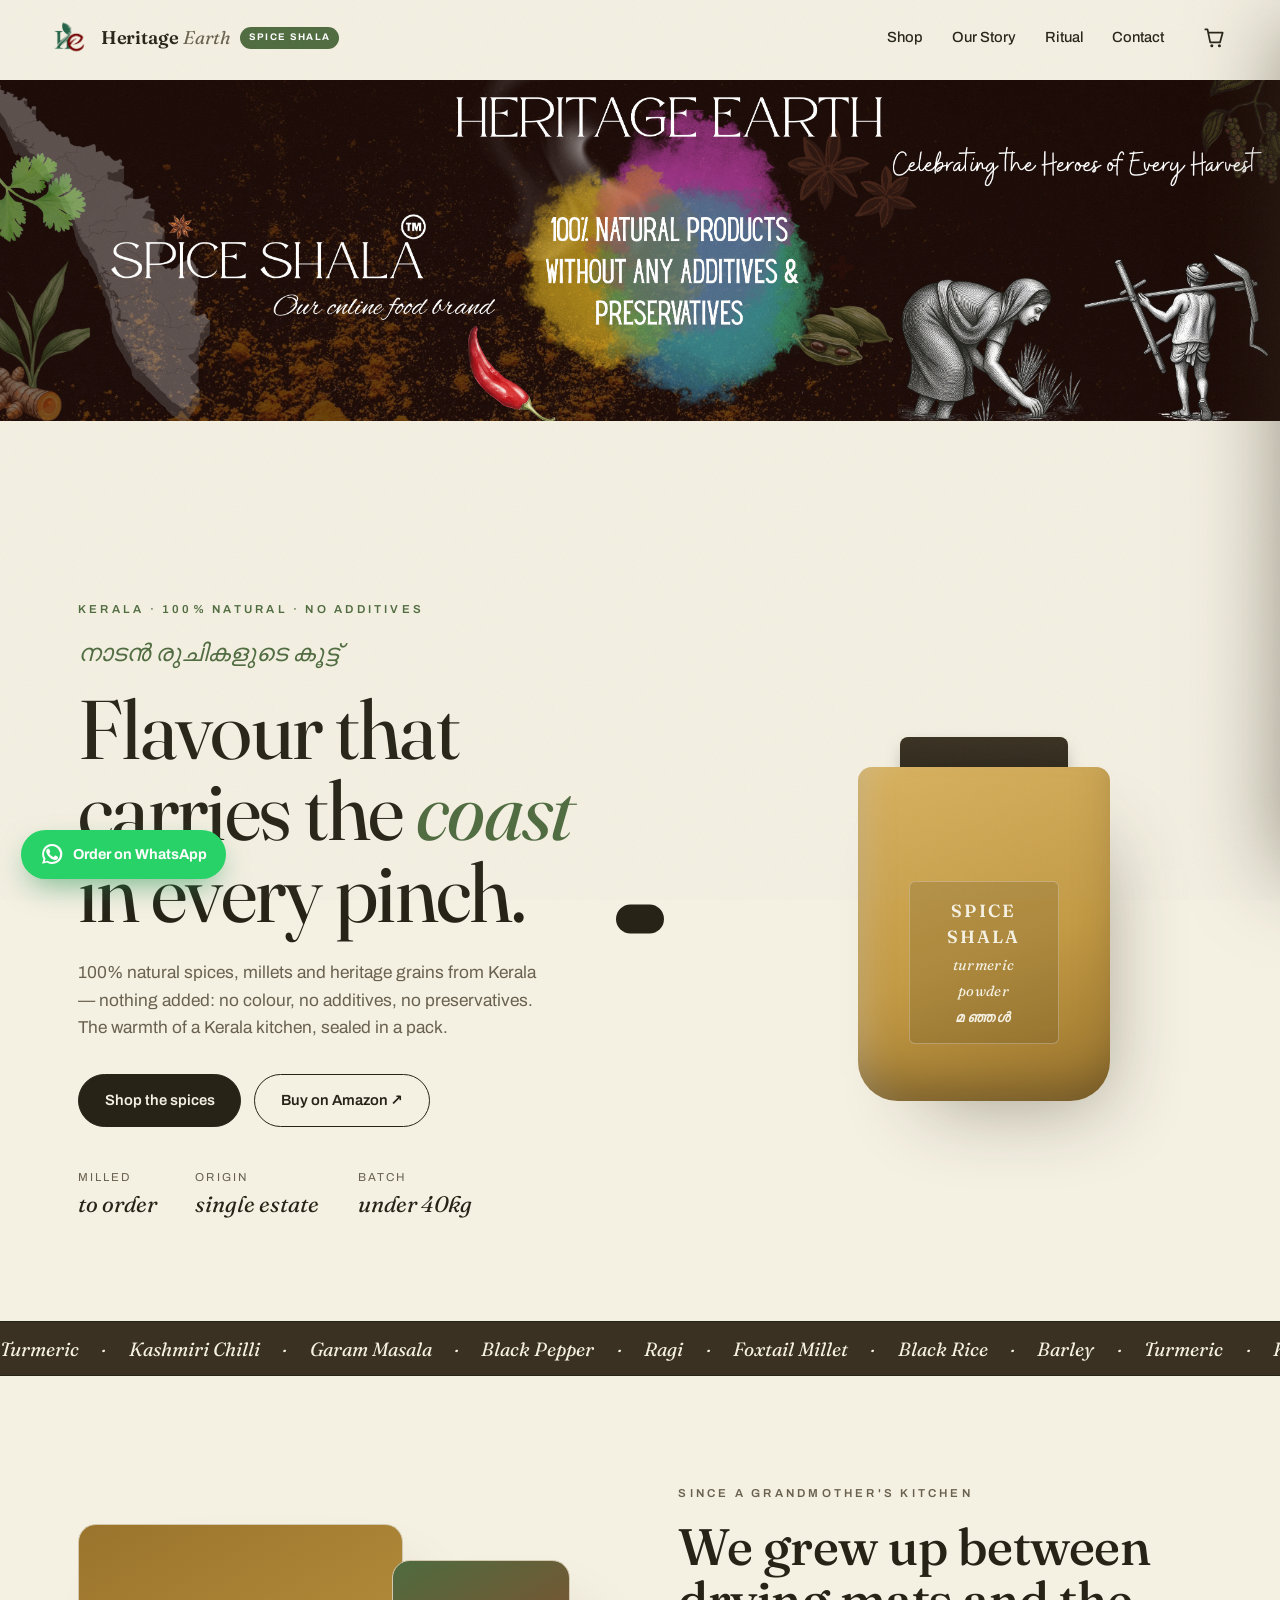
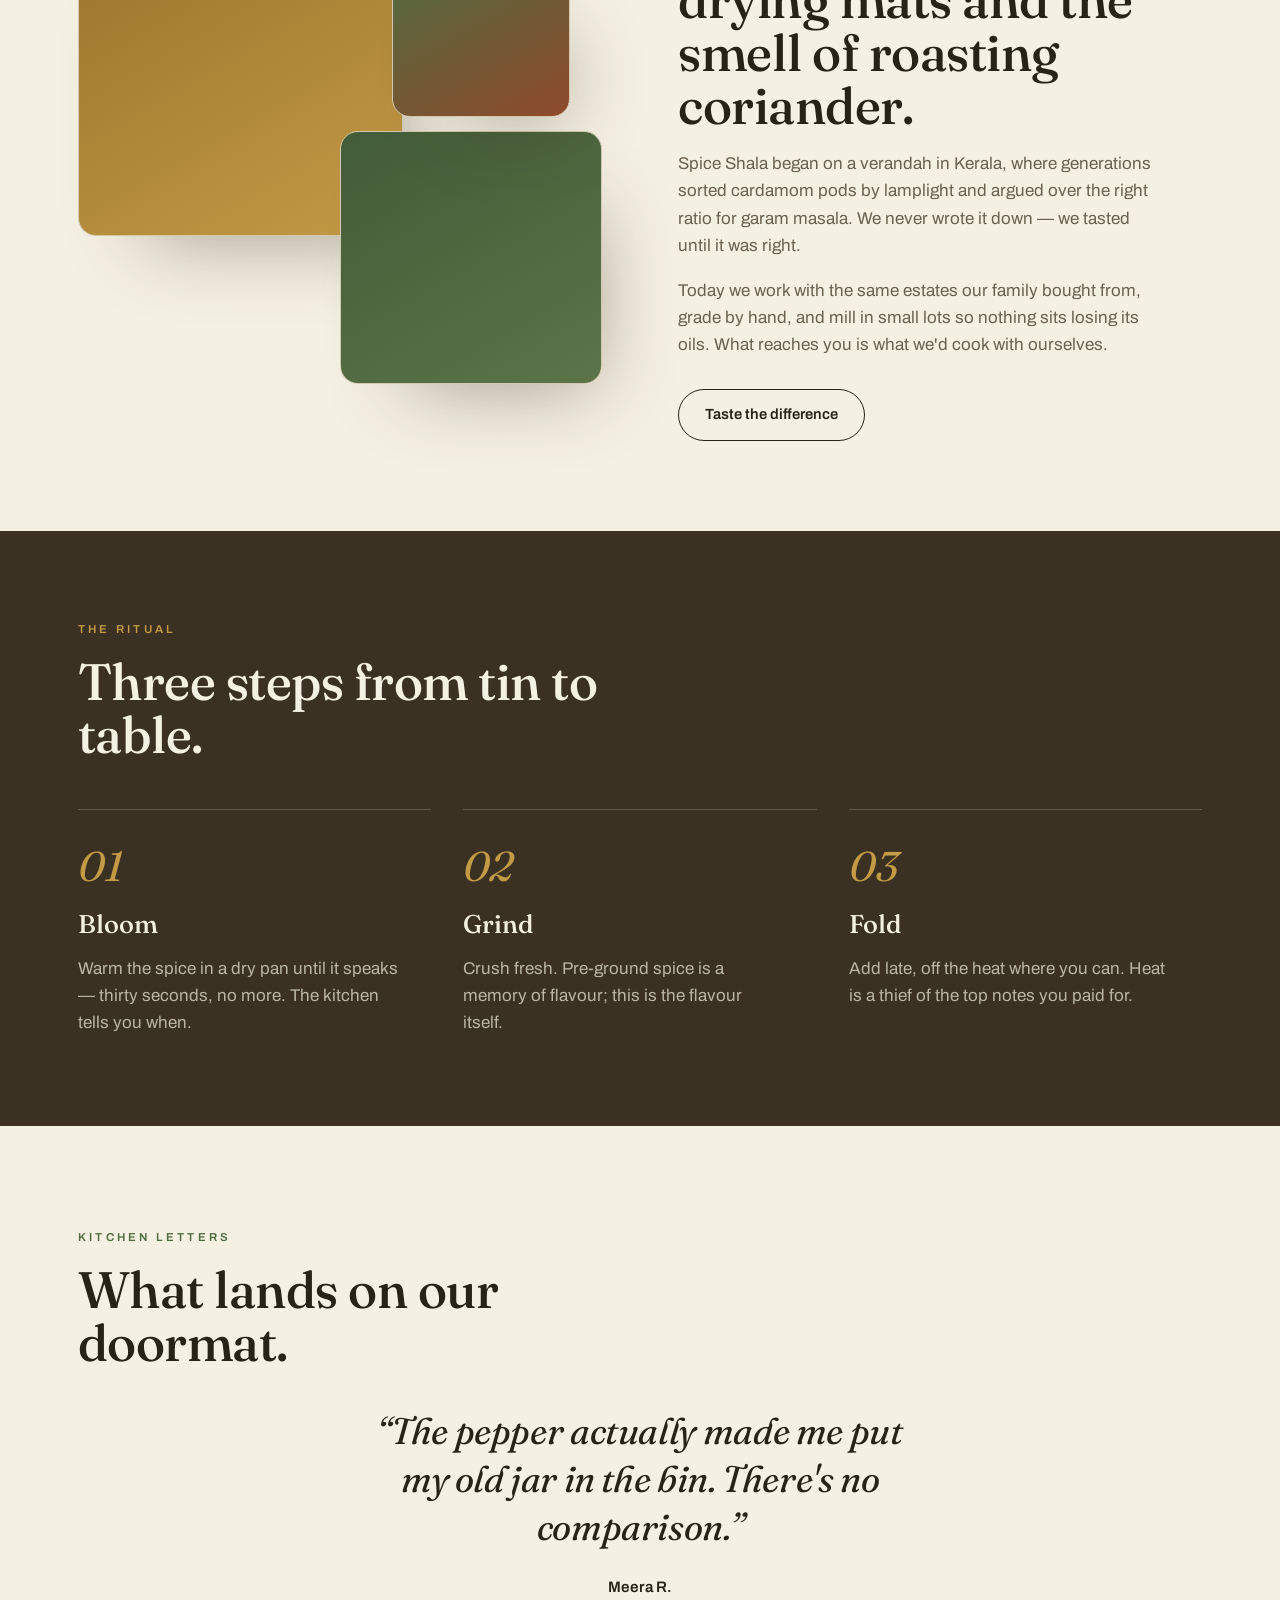
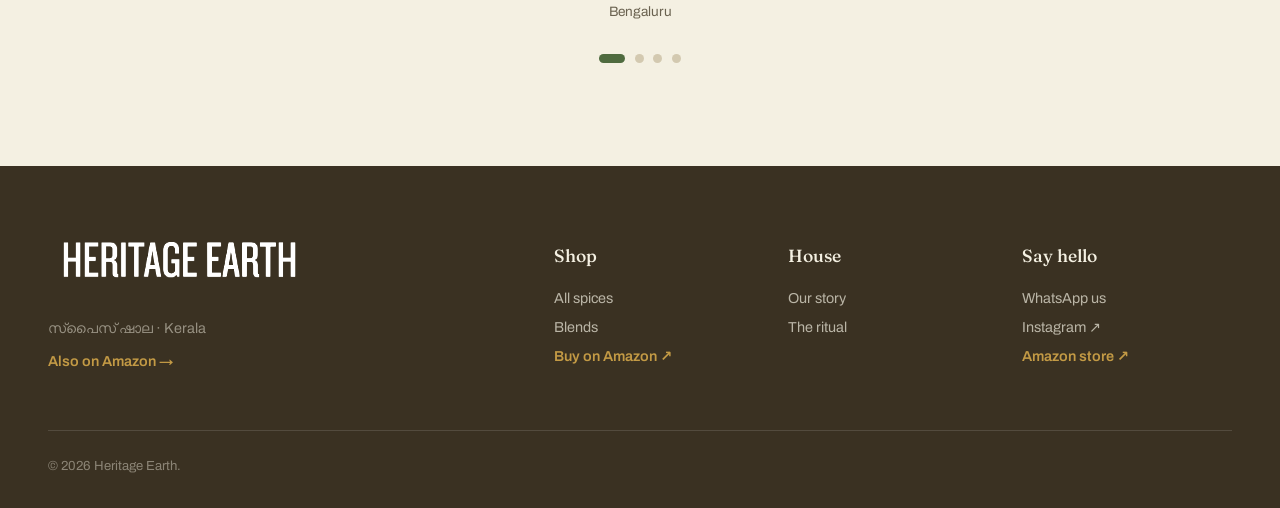
<file: index.html>
<!DOCTYPE html>
<html lang="en">
<head>
<meta charset="UTF-8" />
<meta name="viewport" content="width=device-width, initial-scale=1.0" />
<title>Spice Shala — Kerala Spices · Heritage Earth</title>
<meta name="description" content="Spice Shala, a Heritage Earth brand: small-batch Kerala spices, hand-graded and stone-milled. Cardamom, Malabar pepper, garam masala and more — ground to order." />
<link rel="canonical" href="https://theheritageearth.github.io/" />
<meta name="theme-color" content="#3a3122" />
<link rel="icon" href="assets/logo.png" type="image/png" />
<link rel="apple-touch-icon" href="assets/apple-touch-icon.png" />
<meta property="og:type" content="website" />
<meta property="og:title" content="Spice Shala — Kerala Spices · Heritage Earth" />
<meta property="og:description" content="100% natural Kerala spices, millets and heritage grains — nothing added. Milled to order." />
<meta property="og:url" content="https://theheritageearth.github.io/" />
<meta property="og:image" content="https://theheritageearth.github.io/assets/og-cover.jpg" />
<meta name="twitter:card" content="summary_large_image" />
<meta name="twitter:title" content="Spice Shala — Kerala Spices · Heritage Earth" />
<meta name="twitter:description" content="100% natural Kerala spices, millets and heritage grains — nothing added." />
<meta name="twitter:image" content="https://theheritageearth.github.io/assets/og-cover.jpg" />
<noscript><style>.reveal{opacity:1;transform:none}</style></noscript>
<script type="application/ld+json">
{"@context":"https://schema.org","@type":"Store","name":"Spice Shala","brand":"Heritage Earth","url":"https://theheritageearth.github.io/","image":"https://theheritageearth.github.io/assets/turmeric.jpg","logo":"https://theheritageearth.github.io/assets/favicon.png","description":"Small-batch Kerala spices, millets and heritage grains — 100% natural, milled to order.","telephone":"+917306889276","address":{"@type":"PostalAddress","streetAddress":"Kizhakkambalam","addressLocality":"Ernakulam","addressRegion":"Kerala","postalCode":"683562","addressCountry":"IN"},"sameAs":["https://www.instagram.com/heritageearth_26","https://www.amazon.in/stores/page/A7D6D321-57EE-4AC2-9443-A8E4D26991DD"]}
</script>
<link rel="preconnect" href="https://fonts.googleapis.com" />
<link rel="preconnect" href="https://fonts.gstatic.com" crossorigin />
<link href="https://fonts.googleapis.com/css2?family=Fraunces:ital,opsz,wght@0,9..144,400;0,9..144,500;0,9..144,600;1,9..144,500&family=Archivo:wght@400;500;600;700&display=swap" rel="stylesheet" />
<link rel="stylesheet" href="styles.css?v=5" />
</head>
<body data-page="home">

<main id="top">
  <div class="home-banner">
    <img src="assets/Home%20page.png" width="2000" height="533" alt="Heritage Earth: Celebrating the heroes of every harvest. Spice Shala, our online food brand, offers 100% natural products without additives and preservatives." />
  </div>
  <section class="hero">
    <div class="hero__specks" id="specks" aria-hidden="true"></div>
    <div class="hero__inner">
      <p class="eyebrow reveal">Kerala · 100% natural · no additives</p>
      <p class="hero__ml reveal" lang="ml">നാടൻ രുചികളുടെ കൂട്ട്</p>
      <h1 class="hero__title reveal">
        <span>Flavour that</span>
        <span>carries the <em>coast</em></span>
        <span>in every pinch.</span>
      </h1>
      <p class="hero__lede reveal">100% natural spices, millets and heritage grains from Kerala — nothing added: no colour, no additives, no preservatives. The warmth of a Kerala kitchen, sealed in a pack.</p>
      <div class="hero__cta reveal">
        <a href="shop.html#shop" class="btn btn--solid">Shop the spices</a>
        <a href="https://www.amazon.in/stores/page/A7D6D321-57EE-4AC2-9443-A8E4D26991DD" target="_blank" rel="noopener" class="btn btn--ghost">Buy on Amazon ↗</a>
      </div>
      <dl class="hero__stats reveal">
        <div><dt>Milled</dt><dd>to order</dd></div>
        <div><dt>Origin</dt><dd>single estate</dd></div>
        <div><dt>Batch</dt><dd>under 40kg</dd></div>
      </dl>
    </div>
    <div class="hero__jar reveal" aria-hidden="true">
      <div class="jar">
        <span class="jar__lid"></span>
        <span class="jar__body"></span>
        <span class="jar__label">SPICE SHALA<br><small>turmeric powder</small><span class="jar__ml" lang="ml">മഞ്ഞൾ</span></span>
      </div>
    </div>
  </section>

  <section class="marquee" aria-hidden="true">
    <div class="marquee__track">
      <span>Turmeric</span><span>·</span><span>Kashmiri Chilli</span><span>·</span><span>Garam Masala</span><span>·</span><span>Black Pepper</span><span>·</span><span>Ragi</span><span>·</span><span>Foxtail Millet</span><span>·</span><span>Black Rice</span><span>·</span><span>Barley</span><span>·</span>
      <span>Turmeric</span><span>·</span><span>Kashmiri Chilli</span><span>·</span><span>Garam Masala</span><span>·</span><span>Black Pepper</span><span>·</span><span>Ragi</span><span>·</span><span>Foxtail Millet</span><span>·</span><span>Black Rice</span><span>·</span><span>Barley</span><span>·</span>
    </div>
  </section>

  <section class="story" id="story">
    <div class="story__art reveal" aria-hidden="true">
      <div class="story__tile t1"></div>
      <div class="story__tile t2"></div>
      <div class="story__tile t3"></div>
    </div>
    <div class="story__copy reveal">
      <p class="eyebrow">Since a grandmother's kitchen</p>
      <h2 class="section-title">We grew up between drying mats and the smell of roasting coriander.</h2>
      <p>Spice Shala began on a verandah in Kerala, where generations sorted cardamom pods by lamplight and argued over the right ratio for garam masala. We never wrote it down — we tasted until it was right.</p>
      <p>Today we work with the same estates our family bought from, grade by hand, and mill in small lots so nothing sits losing its oils. What reaches you is what we'd cook with ourselves.</p>
      <a href="shop.html#shop" class="btn btn--ghost">Taste the difference</a>
    </div>
  </section>

  <section class="ritual" id="ritual">
    <div class="ritual__head reveal">
      <p class="eyebrow">The ritual</p>
      <h2 class="section-title">Three steps from tin to table.</h2>
    </div>
    <ol class="ritual__steps">
      <li class="reveal"><span class="ritual__num">01</span><h3>Bloom</h3><p>Warm the spice in a dry pan until it speaks — thirty seconds, no more. The kitchen tells you when.</p></li>
      <li class="reveal"><span class="ritual__num">02</span><h3>Grind</h3><p>Crush fresh. Pre-ground spice is a memory of flavour; this is the flavour itself.</p></li>
      <li class="reveal"><span class="ritual__num">03</span><h3>Fold</h3><p>Add late, off the heat where you can. Heat is a thief of the top notes you paid for.</p></li>
    </ol>
  </section>

  <section class="voices">
    <div class="voices__head reveal"><p class="eyebrow">Kitchen letters</p><h2 class="section-title">What lands on our doormat.</h2></div>
    <div class="voices__track" id="voices" aria-live="polite"></div>
    <div class="voices__dots" id="voiceDots" role="tablist" aria-label="Testimonials"></div>
  </section>



</main>

<script src="config.js"></script>
<script src="chrome.js?v=3"></script>
<script src="shared.js?v=4"></script>
<script src="app.js?v=3"></script>
</body>
</html>
</file>
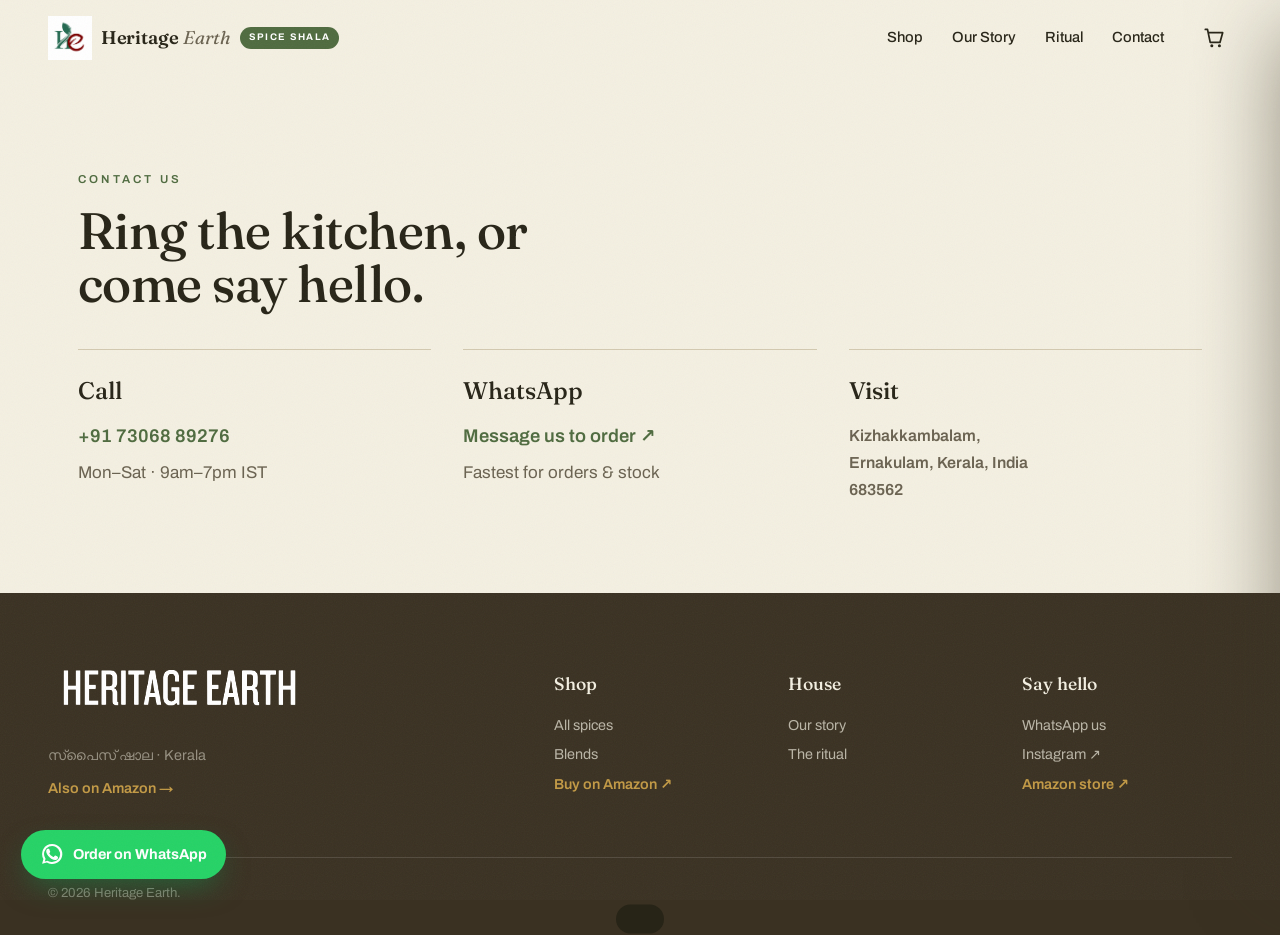
<file: contact.html>
<!DOCTYPE html>
<html lang="en">
<head>
<meta charset="UTF-8" />
<meta name="viewport" content="width=device-width, initial-scale=1.0" />
<title>Contact Us — Spice Shala · Heritage Earth</title>
<meta name="description" content="Contact Spice Shala by phone or WhatsApp, or visit us in Kizhakkambalam, Kerala." />
<link rel="icon" href="assets/logo.png" type="image/png" />
<link rel="preconnect" href="https://fonts.googleapis.com" />
<link rel="preconnect" href="https://fonts.gstatic.com" crossorigin />
<link href="https://fonts.googleapis.com/css2?family=Fraunces:ital,opsz,wght@0,9..144,400;0,9..144,500;0,9..144,600;1,9..144,500&amp;family=Archivo:wght@400;500;600;700&amp;display=swap" rel="stylesheet" />
<link rel="stylesheet" href="styles.css?v=7" />
<noscript><style>.reveal{opacity:1;transform:none}</style></noscript>
</head>
<body data-page="contact">
<main id="top" class="contact-page">
  <section class="contact" id="contact">
    <div class="contact__head reveal">
      <p class="eyebrow">Contact us</p>
      <h2 class="section-title">Ring the kitchen, or come say hello.</h2>
    </div>
    <div class="contact__grid">
      <div class="contact__card reveal">
        <h3>Call</h3>
        <a href="tel:+917306889276">+91 73068 89276</a>
        <p>Mon–Sat · 9am–7pm IST</p>
      </div>
      <div class="contact__card reveal">
        <h3>WhatsApp</h3>
        <a href="https://wa.me/917306889276" target="_blank" rel="noopener">Message us to order ↗</a>
        <p>Fastest for orders &amp; stock</p>
      </div>
      <div class="contact__card reveal">
        <h3>Visit</h3>
        <a href="https://www.google.com/maps/search/?api=1&amp;query=Kizhakkambalam+Ernakulam+Kerala+683562" target="_blank" rel="noopener"><address>Kizhakkambalam,<br>Ernakulam, Kerala, India<br>683562</address></a>
      </div>
    </div>
  </section>
</main>
<script src="config.js"></script>
<script src="chrome.js?v=3"></script>
<script src="shared.js?v=4"></script>
</body>
</html>
</file>
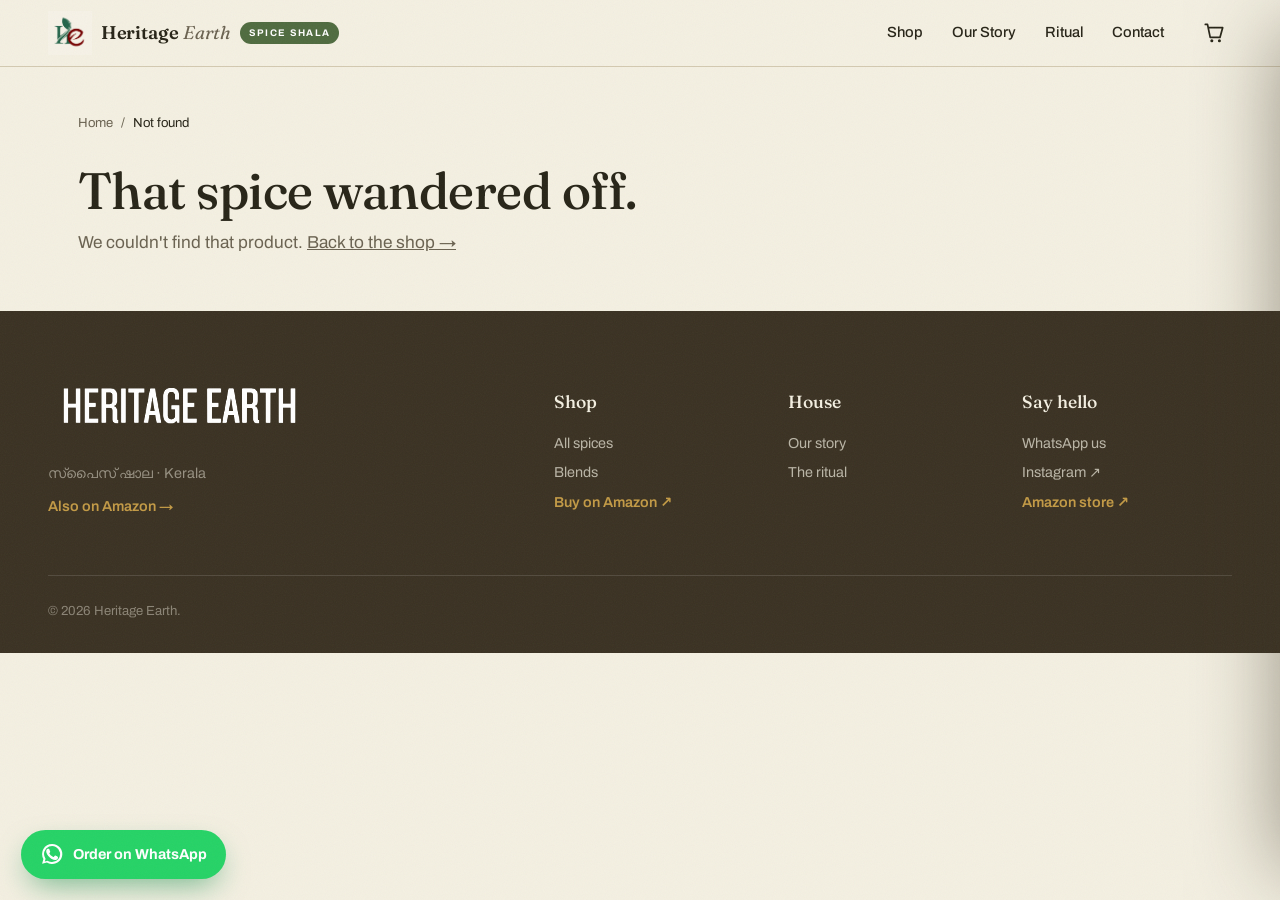
<file: product.html>
<!DOCTYPE html>
<html lang="en">
<head>
<meta charset="UTF-8" />
<meta name="viewport" content="width=device-width, initial-scale=1.0" />
<title>Spice Shala — Kerala spices · Heritage Earth</title>
<meta name="description" content="A single spice from Spice Shala, a Heritage Earth brand — hand-graded and milled to order in Kerala." />
<meta name="theme-color" content="#3a3122" />
<link rel="icon" href="assets/logo.png" type="image/png" />
<link rel="apple-touch-icon" href="assets/apple-touch-icon.png" />
<link rel="preconnect" href="https://fonts.googleapis.com" />
<link rel="preconnect" href="https://fonts.gstatic.com" crossorigin />
<link href="https://fonts.googleapis.com/css2?family=Fraunces:ital,opsz,wght@0,9..144,400;0,9..144,500;0,9..144,600;1,9..144,500&family=Archivo:wght@400;500;600;700&display=swap" rel="stylesheet" />
<link rel="stylesheet" href="styles.css?v=5" />
</head>
<body data-page="product">

<main id="pdp"></main>

<script src="config.js"></script>
<script src="chrome.js?v=3"></script>
<script src="shared.js?v=4"></script>
<script src="product.js?v=5"></script>
</body>
</html>
</file>
<file: styles.css>
:root {
  --cream: #f4f0e2;
  --cream-2: #e8e2d0;
  --ink: #272417;
  --ink-soft: #6a6250;
  --turmeric: #c39a45;
  --saffron: #4f6b3f;
  --rust: #a9552f;
  --clove: #3a3122;
  --cardamom: #435c38;
  --line: #d3c9b0;
  --shadow: 30px 40px 80px -40px rgba(58, 49, 34, .45);
  --radius: 18px;
  --maxw: 1220px;
  --sans: "Archivo", system-ui, sans-serif;
  --serif: "Fraunces", Georgia, serif;
}

* { box-sizing: border-box; margin: 0; padding: 0; }
html { scroll-behavior: smooth; }
body {
  background: var(--cream);
  color: var(--ink);
  font-family: var(--sans);
  font-size: clamp(15px, 1vw + 12px, 17px);
  line-height: 1.6;
  overflow-x: hidden;
}
img { max-width: 100%; display: block; }
a { color: inherit; text-decoration: none; }
.sr-only { position: absolute; width: 1px; height: 1px; overflow: hidden; clip: rect(0 0 0 0); }

.grain {
  position: fixed; inset: 0; z-index: 9999; pointer-events: none; opacity: .05;
  background-image: url("data:image/svg+xml,%3Csvg xmlns='http://www.w3.org/2000/svg' width='140' height='140'%3E%3Cfilter id='n'%3E%3CfeTurbulence type='fractalNoise' baseFrequency='.9' numOctaves='3'/%3E%3C/filter%3E%3Crect width='100%25' height='100%25' filter='url(%23n)'/%3E%3C/svg%3E");
}

.eyebrow {
  font-size: .72rem; letter-spacing: .28em; text-transform: uppercase;
  color: var(--saffron); font-weight: 600; margin-bottom: 1rem;
}
.section-title {
  font-family: var(--serif); font-weight: 500;
  font-size: clamp(1.9rem, 4vw, 3.2rem); line-height: 1.04;
  letter-spacing: -.01em; max-width: 16ch;
}

.btn {
  display: inline-flex; align-items: center; justify-content: center; gap: .5rem;
  font-family: var(--sans); font-weight: 600; font-size: .92rem;
  padding: .85rem 1.6rem; border-radius: 100px; cursor: pointer;
  border: 1.5px solid var(--ink); transition: transform .25s, background .25s, color .25s;
}
.btn--solid { background: var(--ink); color: var(--cream); }
.btn--solid:hover { background: var(--clove); transform: translateY(-2px); }
.btn--ghost { background: transparent; color: var(--ink); }
.btn--ghost:hover { background: var(--ink); color: var(--cream); transform: translateY(-2px); }
.btn--full { width: 100%; }

/* nav */
.nav {
  position: fixed; top: 0; left: 0; right: 0; z-index: 100;
  display: flex; align-items: center; justify-content: space-between;
  padding: 1rem clamp(1.1rem, 4vw, 3rem);
  transition: background .4s, box-shadow .4s, padding .4s;
}
.nav.scrolled {
  background: rgba(244, 240, 226, .82); backdrop-filter: blur(12px);
  box-shadow: 0 1px 0 var(--line); padding-top: .7rem; padding-bottom: .7rem;
}
.brand { display: flex; align-items: center; gap: .55rem; color: var(--ink); }
.brand__mark {
  width: 44px; height: 44px; flex: none;
  background: url("assets/logo.png") center/contain no-repeat;
  mix-blend-mode: multiply;
}
.brand__name { font-family: var(--serif); font-size: 1.15rem; font-weight: 600; letter-spacing: -.01em; }
.brand__name em { font-style: italic; font-weight: 400; color: var(--ink-soft); margin-left: .25em; }
.nav__links { display: flex; gap: 1.8rem; margin-left: auto; margin-right: 2rem; }
.nav__links a { font-size: .92rem; font-weight: 500; position: relative; }
.nav__links a::after {
  content: ""; position: absolute; left: 0; bottom: -4px; height: 1.5px; width: 0;
  background: var(--saffron); transition: width .3s;
}
.nav__links a:hover::after { width: 100%; }
.cart-btn { position: relative; background: none; border: none; cursor: pointer; color: var(--ink); padding: .3rem; }
.cart-btn svg { width: 26px; height: 26px; }
.cart-btn__count {
  position: absolute; top: -4px; right: -6px; min-width: 19px; height: 19px; padding: 0 4px;
  background: var(--saffron); color: #fff; border-radius: 100px;
  font-size: .68rem; font-weight: 700; display: grid; place-items: center;
  transition: transform .3s;
}
.cart-btn__count[data-empty="true"] { transform: scale(0); }

/* Home banner sits below the fixed navigation and retains its full artwork. */
.home-banner { padding-top: 5rem; }
.home-banner img { display: block; width: 100%; height: auto; }
body[data-page="home"] .nav { background: rgba(244, 240, 226, .96); }
.pack-options { display: flex; align-items: center; gap: .5rem; flex-wrap: wrap; margin: 1rem 0; }
.pack-options > span { width: 100%; font-weight: 600; }
.pack-option { border: 1px solid var(--ink); padding: .5rem .75rem; }
.pack-option--selected { background: var(--ink); color: var(--cream); }
.modal__card:has(.pack-picker) { display: block; width: min(90vw, 380px); }
.pack-picker { padding: 2rem; }
.pack-picker h2 { font-family: var(--serif); font-size: 1.5rem; padding-right: 2rem; }
.pack-picker p { margin: .5rem 0 1rem; }
.pack-picker__options { display: flex; flex-wrap: wrap; gap: .5rem; }
.pack-picker__options button { cursor: pointer; background: transparent; color: var(--ink); }
.pack-picker__options button:hover, .pack-picker__options button:focus-visible { background: var(--ink); color: var(--cream); }

/* hero */
.hero {
  position: relative; min-height: 100vh;
  display: grid; grid-template-columns: 1.2fr .8fr; align-items: center; gap: 2rem;
  max-width: var(--maxw); margin: 0 auto; padding: 8rem clamp(1.1rem, 4vw, 3rem) 3rem;
}
.hero__specks { position: absolute; inset: 0; overflow: hidden; z-index: 0; pointer-events: none; }
.speck {
  position: absolute; bottom: -20px; border-radius: 50%; opacity: .5;
  width: var(--size); height: var(--size); left: var(--x); background: var(--bg);
  animation: float linear infinite; animation-duration: var(--dur); animation-delay: var(--delay);
}
@keyframes float {
  from { transform: translateY(0) rotate(0); }
  to   { transform: translateY(-120vh) rotate(360deg); }
}
.hero__inner { position: relative; z-index: 1; }
.hero__title {
  font-family: var(--serif); font-weight: 400;
  font-size: clamp(2.6rem, 6.5vw, 5.4rem); line-height: .98; letter-spacing: -.02em;
  margin-bottom: 1.6rem;
}
.hero__title span { display: block; }
.hero__title em { font-style: italic; color: var(--saffron); }
.hero__lede { max-width: 46ch; color: var(--ink-soft); font-size: 1.08rem; margin-bottom: 2rem; }
.hero__cta { display: flex; gap: .8rem; flex-wrap: wrap; margin-bottom: 2.6rem; }
.hero__stats { display: flex; gap: 2.4rem; }
.hero__stats dt { font-size: .72rem; letter-spacing: .18em; text-transform: uppercase; color: var(--ink-soft); }
.hero__stats dd { font-family: var(--serif); font-size: 1.4rem; font-style: italic; }

.hero__jar { position: relative; z-index: 1; display: grid; place-items: center; }
.jar {
  position: relative; width: min(300px, 70vw); height: min(380px, 88vw);
  animation: bob 6s ease-in-out infinite;
}
@keyframes bob { 0%,100% { transform: translateY(0) rotate(-2deg); } 50% { transform: translateY(-16px) rotate(2deg); } }
.jar__body {
  position: absolute; inset: 12% 8% 0; border-radius: 14px 14px 40px 40px;
  background: linear-gradient(160deg, #d9b25e, var(--turmeric) 55%, #9a742c);
  box-shadow: var(--shadow), inset 0 -30px 50px -20px rgba(58, 49, 34, .5), inset 30px 0 40px -30px #fff6;
}
.jar__lid {
  position: absolute; top: 4%; left: 22%; right: 22%; height: 12%;
  background: linear-gradient(var(--clove), #2a2418); border-radius: 8px 8px 4px 4px;
  box-shadow: 0 8px 20px -6px rgba(0,0,0,.4);
}
.jar__label {
  position: absolute; top: 42%; left: 50%; transform: translateX(-50%);
  text-align: center; font-family: var(--serif); font-weight: 600; letter-spacing: .12em;
  color: var(--cream); font-size: 1.1rem; line-height: 1.5;
  background: rgba(39, 36, 23, .14); padding: 1rem 1.4rem; border-radius: 6px; border: 1px solid #fff4;
}
.jar__label small { font-style: italic; font-weight: 400; letter-spacing: .02em; }

/* marquee */
.marquee { overflow: hidden; border-block: 1.5px solid var(--ink); background: var(--clove); color: var(--cream); padding: .7rem 0; }
.marquee__track { display: flex; gap: 1.4rem; white-space: nowrap; width: max-content; animation: scroll 34s linear infinite; }
.marquee__track span { font-family: var(--serif); font-style: italic; font-size: 1.2rem; }
@keyframes scroll { to { transform: translateX(-50%); } }

/* shop */
.shop { max-width: var(--maxw); margin: 0 auto; padding: clamp(4rem, 8vw, 7rem) clamp(1.1rem, 4vw, 3rem); }
.shop-page { padding-top: 4rem; }
.shop-page .shop { scroll-margin-top: 4rem; }
.contact-page { padding-top: 5rem; }
.shop__head { display: flex; justify-content: space-between; align-items: flex-end; gap: 2rem; flex-wrap: wrap; margin-bottom: 2.6rem; }
.shop__tools { display: flex; flex-direction: column; gap: 1rem; align-items: flex-end; }
.search { display: flex; align-items: center; gap: .5rem; background: var(--cream-2); border: 1.5px solid var(--line); border-radius: 100px; padding: .55rem 1rem; }
.search svg { width: 18px; height: 18px; color: var(--ink-soft); }
.search input { background: none; border: none; outline: none; font-family: var(--sans); font-size: .92rem; color: var(--ink); min-width: 200px; }
.search__clear { background: none; border: none; cursor: pointer; color: var(--ink-soft); font-size: 1.2rem; line-height: 1; padding: 0 .2rem; }
.search__clear:hover { color: var(--saffron); }
.filters { display: flex; gap: .5rem; flex-wrap: wrap; }
.chip {
  font-family: var(--sans); font-size: .82rem; font-weight: 600; padding: .45rem 1rem;
  border-radius: 100px; border: 1.5px solid var(--line); background: transparent; color: var(--ink-soft);
  cursor: pointer; transition: all .2s;
}
.chip:hover { border-color: var(--ink); color: var(--ink); }
.chip.active { background: var(--ink); border-color: var(--ink); color: var(--cream); }

.grid { display: grid; grid-template-columns: repeat(auto-fill, minmax(250px, 1fr)); gap: 1.6rem; }
.card {
  position: relative; background: var(--cream-2); border: 1.5px solid var(--line); border-radius: var(--radius);
  overflow: hidden; display: flex; flex-direction: column; transition: transform .3s, box-shadow .3s, border-color .3s;
}
.card:hover { transform: translateY(-6px); box-shadow: var(--shadow); border-color: var(--turmeric); }
.card__art { height: 190px; position: relative; cursor: pointer; overflow: hidden; }
.card__art::after {
  content: ""; position: absolute; inset: 0;
  background: radial-gradient(circle at 30% 25%, #ffffff55, transparent 45%);
}
.card__body { padding: 1.1rem 1.2rem 1.3rem; display: flex; flex-direction: column; gap: .5rem; flex: 1; }
.card__type { font-size: .7rem; letter-spacing: .16em; text-transform: uppercase; color: var(--ink-soft); }
.card__name { font-family: var(--serif); font-size: 1.28rem; font-weight: 500; line-height: 1.1; color: var(--ink); transition: color .2s; }
.card__name:hover { color: var(--saffron); }
.card__rating { display: flex; align-items: center; gap: .5rem; font-size: .82rem; color: var(--ink-soft); }
.stars { color: var(--turmeric); letter-spacing: 1px; font-size: .95rem; }
.card__quick { background: none; border: none; color: var(--ink-soft); font-size: .78rem; cursor: pointer; text-decoration: underline; text-underline-offset: 2px; padding: 0; margin-left: auto; }
.card__quick:hover { color: var(--saffron); }
.card__tags { display: flex; gap: .4rem; flex-wrap: wrap; }
.tag { font-size: .7rem; background: var(--cream); border: 1px solid var(--line); border-radius: 100px; padding: .2rem .6rem; color: var(--ink-soft); }
.heat { display: flex; align-items: center; gap: .3rem; font-size: .72rem; color: var(--ink-soft); }
.heat__dots { display: flex; gap: 3px; }
.heat__dot { width: 7px; height: 7px; border-radius: 50%; background: var(--line); }
.heat__dot.on { background: var(--rust); }
.card__foot { margin-top: auto; display: flex; align-items: center; justify-content: space-between; padding-top: .6rem; }
.card__price { font-family: var(--serif); font-size: 1.3rem; font-weight: 600; }
.card__price small { font-size: .7rem; font-family: var(--sans); color: var(--ink-soft); font-weight: 500; }
.card__add {
  background: var(--ink); color: var(--cream); border: none; border-radius: 100px;
  width: 38px; height: 38px; font-size: 1.3rem; cursor: pointer; display: grid; place-items: center;
  transition: transform .2s, background .2s;
}
.card__add:hover { background: var(--saffron); transform: rotate(90deg); }
.grid__empty { text-align: center; padding: 3rem; font-family: var(--serif); font-style: italic; font-size: 1.4rem; color: var(--ink-soft); }

/* story */
.story { max-width: var(--maxw); margin: 0 auto; padding: clamp(3rem, 7vw, 6rem) clamp(1.1rem, 4vw, 3rem); display: grid; grid-template-columns: 1fr 1fr; gap: clamp(2rem, 6vw, 5rem); align-items: center; }
.story__art { position: relative; height: 460px; }
.story__tile { position: absolute; border-radius: var(--radius); box-shadow: var(--shadow); border: 1.5px solid var(--line); }
.story__tile.t1 { width: 62%; height: 68%; top: 0; left: 0; background: linear-gradient(150deg, #9a742c, var(--turmeric)); }
.story__tile.t2 { width: 50%; height: 55%; bottom: 0; right: 0; background: linear-gradient(150deg, var(--cardamom), #5c7448); z-index: 2; }
.story__tile.t3 { width: 34%; height: 34%; top: 8%; right: 6%; background: linear-gradient(150deg, var(--saffron), #8f4a2c); z-index: 3; }
.story__copy p { color: var(--ink-soft); margin: 1.1rem 0; max-width: 48ch; }
.story__copy .section-title { max-width: 20ch; }
.story__copy .btn { margin-top: .8rem; }

/* ritual */
.ritual { background: var(--clove); color: var(--cream); }
.ritual__head { max-width: var(--maxw); margin: 0 auto; padding: clamp(3.5rem, 7vw, 6rem) clamp(1.1rem, 4vw, 3rem) 1rem; }
.ritual__head .eyebrow { color: var(--turmeric); }
.ritual__head .section-title { color: var(--cream); }
.ritual__steps { max-width: var(--maxw); margin: 0 auto; padding: 2rem clamp(1.1rem, 4vw, 3rem) clamp(3.5rem, 7vw, 6rem); display: grid; grid-template-columns: repeat(3, 1fr); gap: 2rem; list-style: none; }
.ritual__steps li { border-top: 1.5px solid #ffffff30; padding-top: 1.4rem; }
.ritual__num { font-family: var(--serif); font-style: italic; font-size: 2.6rem; color: var(--turmeric); }
.ritual__steps h3 { font-family: var(--serif); font-size: 1.6rem; font-weight: 500; margin: .3rem 0 .6rem; }
.ritual__steps p { color: #f4f0e2b0; max-width: 32ch; }

/* voices */
.voices { max-width: var(--maxw); margin: 0 auto; padding: clamp(4rem, 8vw, 7rem) clamp(1.1rem, 4vw, 3rem); overflow: hidden; }
.voices__head { margin-bottom: 2.4rem; }
.voices__track { display: flex; transition: transform .6s cubic-bezier(.6,0,.2,1); }
.voice { min-width: 100%; padding: 0 clamp(0, 8vw, 4rem); text-align: center; }
.voice blockquote { font-family: var(--serif); font-style: italic; font-size: clamp(1.4rem, 3.2vw, 2.3rem); line-height: 1.3; letter-spacing: -.01em; max-width: 24ch; margin: 0 auto 1.4rem; }
.voice cite { font-style: normal; font-weight: 600; font-size: .95rem; }
.voice cite span { display: block; color: var(--ink-soft); font-weight: 400; font-size: .85rem; }
.voices__dots { display: flex; justify-content: center; gap: .6rem; margin-top: 2rem; }
.vdot { width: 9px; height: 9px; border-radius: 50%; border: none; background: var(--line); cursor: pointer; transition: all .3s; padding: 0; }
.vdot.active { background: var(--saffron); width: 26px; border-radius: 100px; }

/* contact */
.contact { max-width: var(--maxw); margin: 0 auto; padding: clamp(3.5rem, 7vw, 6rem) clamp(1.1rem, 4vw, 3rem); }
.contact__head { margin-bottom: 2.4rem; }
.contact__grid { display: grid; grid-template-columns: repeat(3, 1fr); gap: 2rem; }
.contact__card { border-top: 1.5px solid var(--line); padding-top: 1.4rem; }
.contact__card h3 { font-family: var(--serif); font-weight: 500; font-size: 1.5rem; margin-bottom: .7rem; }
.contact__card a { font-size: 1.15rem; font-weight: 600; color: var(--saffron); }
.contact__card a:hover { text-decoration: underline; }
.contact__card p, .contact__card address { color: var(--ink-soft); font-style: normal; margin-top: .5rem; line-height: 1.7; }
.contact__card address { font-size: 1rem; }
.contact__card a:hover address { color: var(--saffron); }

/* footer */
.footer { background: var(--clove); color: var(--cream); padding: clamp(3rem,6vw,5rem) clamp(1.1rem,4vw,3rem) 2rem; display: grid; grid-template-columns: 1.4fr 2fr; gap: 2rem; max-width: 100%; }
.footer__wordmark {
  display: block; width: min(260px, 70%); aspect-ratio: 4 / 1;
  background: #fff url("assets/logo2.png") center/100% auto no-repeat;
  filter: grayscale(1) invert(1) brightness(2);
  mix-blend-mode: screen;
}
.footer__brand p { color: #f4f0e280; margin-top: .6rem; font-size: .9rem; }
.footer__cols { display: grid; grid-template-columns: repeat(3, 1fr); gap: 1.5rem; }
.footer__cols h4 { font-family: var(--serif); font-weight: 500; font-size: 1.1rem; margin-bottom: .8rem; }
.footer__cols a { display: block; color: #f4f0e2b0; font-size: .9rem; padding: .2rem 0; transition: color .2s; }
.footer__cols a:hover { color: var(--turmeric); }
.footer__note { grid-column: 1 / -1; border-top: 1px solid #ffffff20; margin-top: 1.5rem; padding-top: 1.5rem; font-size: .82rem; color: #f4f0e270; }

/* drawer + modal */
.scrim { position: fixed; inset: 0; background: rgba(39, 36, 23, .5); z-index: 200; opacity: 0; animation: fade .3s forwards; }
@keyframes fade { to { opacity: 1; } }
.drawer {
  position: fixed; top: 0; right: 0; bottom: 0; width: min(420px, 92vw); z-index: 300;
  background: var(--cream); box-shadow: -30px 0 80px -30px rgba(58, 49, 34, .5);
  transform: translateX(100%); transition: transform .4s cubic-bezier(.6,0,.2,1);
  display: flex; flex-direction: column;
}
.drawer.open { transform: translateX(0); }
.drawer__head { display: flex; justify-content: space-between; align-items: center; padding: 1.6rem; border-bottom: 1.5px solid var(--line); }
.drawer__head h2 { font-family: var(--serif); font-weight: 500; font-size: 1.5rem; }
.drawer__close { background: none; border: none; font-size: 2rem; line-height: 1; cursor: pointer; color: var(--ink); }
.drawer__items { flex: 1; overflow-y: auto; padding: 1rem 1.6rem; display: flex; flex-direction: column; gap: 1rem; }
.line { display: grid; grid-template-columns: 56px 1fr auto; gap: .9rem; align-items: center; }
.line__art { width: 56px; height: 56px; border-radius: 12px; }
.line__name { font-family: var(--serif); font-size: 1.05rem; font-weight: 500; }
.line__price { font-size: .82rem; color: var(--ink-soft); }
.line__qty { display: flex; align-items: center; gap: .5rem; margin-top: .3rem; }
.line__qty button { width: 24px; height: 24px; border-radius: 50%; border: 1.5px solid var(--line); background: none; cursor: pointer; font-size: 1rem; line-height: 1; color: var(--ink); display: grid; place-items: center; }
.line__qty button:hover { border-color: var(--ink); }
.line__qty span { min-width: 20px; text-align: center; font-weight: 600; font-size: .9rem; }
.line__sum { font-family: var(--serif); font-weight: 600; }
.line__rm { background: none; border: none; color: var(--ink-soft); font-size: .75rem; cursor: pointer; text-decoration: underline; padding: 0; margin-top: .3rem; }
.line__rm:hover { color: var(--saffron); }
.drawer__empty { flex: 1; display: grid; place-content: center; text-align: center; gap: .4rem; }
.drawer__empty p { font-family: var(--serif); font-style: italic; font-size: 1.4rem; }
.drawer__empty span { color: var(--ink-soft); font-size: .9rem; }
.drawer__foot { padding: 1.4rem 1.6rem; border-top: 1.5px solid var(--line); }
.drawer__total { display: flex; justify-content: space-between; align-items: baseline; margin-bottom: 1rem; }
.drawer__total strong { font-family: var(--serif); font-size: 1.6rem; }
.drawer__fineprint { text-align: center; font-size: .75rem; color: var(--ink-soft); margin-top: .6rem; }
.drawer__clear { display: block; margin: .6rem auto 0; background: none; border: none; cursor: pointer; color: var(--ink-soft); font-size: .78rem; text-decoration: underline; text-underline-offset: 2px; }
.drawer__clear:hover { color: var(--saffron); }

.modal { position: fixed; inset: 0; z-index: 400; display: grid; place-items: center; padding: 1.5rem; opacity: 0; pointer-events: none; transition: opacity .3s; background: rgba(39, 36, 23, .5); }
.modal.open { opacity: 1; pointer-events: auto; }
.modal__card { background: var(--cream); border-radius: 24px; max-width: 720px; width: 100%; overflow: hidden; display: grid; grid-template-columns: 1fr 1fr; box-shadow: var(--shadow); transform: scale(.94); transition: transform .3s; max-height: 90vh; }
.modal.open .modal__card { transform: scale(1); }
.modal__art { position: relative; min-height: 320px; }
.modal__body { padding: 2rem; display: flex; flex-direction: column; gap: .8rem; overflow-y: auto; }
.modal__close { position: absolute; top: 1rem; right: 1rem; background: var(--cream); border: none; width: 34px; height: 34px; border-radius: 50%; font-size: 1.3rem; cursor: pointer; z-index: 2; }
.modal__type { font-size: .7rem; letter-spacing: .16em; text-transform: uppercase; color: var(--saffron); }
.modal__name { font-family: var(--serif); font-size: 2rem; font-weight: 500; line-height: 1; }
.modal__desc { color: var(--ink-soft); }
.modal__price { font-family: var(--serif); font-size: 1.8rem; font-weight: 600; }
.modal__price small { font-size: .8rem; font-family: var(--sans); color: var(--ink-soft); }

.toast { position: fixed; bottom: 1.5rem; left: 50%; transform: translate(-50%, 200%); z-index: 500; background: var(--ink); color: var(--cream); padding: .9rem 1.5rem; border-radius: 100px; font-weight: 600; font-size: .9rem; box-shadow: var(--shadow); transition: transform .4s cubic-bezier(.6,0,.2,1); }
.toast.show { transform: translate(-50%, 0); }

/* reveal */
.reveal { opacity: 0; transform: translateY(28px); transition: opacity .7s ease, transform .7s cubic-bezier(.2,.7,.3,1); }
.reveal.in { opacity: 1; transform: none; }

/* responsive */
@media (max-width: 860px) {
  .nav__links { display: none; }
  .hero { grid-template-columns: 1fr; min-height: auto; padding-top: 7rem; text-align: left; }
  .hero__jar { display: none; }
  .story { grid-template-columns: 1fr; }
  .story__art { height: 340px; }
  .ritual__steps { grid-template-columns: 1fr; }
  .contact__grid { grid-template-columns: 1fr; }
  .footer { grid-template-columns: 1fr; }
  .modal__card { grid-template-columns: 1fr; }
  .modal__art { min-height: 180px; }
  .shop__head { flex-direction: column; align-items: flex-start; }
  .shop__tools { align-items: flex-start; width: 100%; }
}
@media (prefers-reduced-motion: reduce) {
  *, *::before, *::after { animation-duration: .001s !important; transition-duration: .05s !important; }
  .reveal { opacity: 1; transform: none; }
}

/* modal actions */
.modal__actions { display: flex; gap: .6rem; flex-wrap: wrap; margin-top: .4rem; }
.modal__actions .btn { padding: .7rem 1.2rem; font-size: .85rem; }

/* ---- product detail page ---- */
.pdp { max-width: var(--maxw); margin: 0 auto; padding: 7rem clamp(1.1rem, 4vw, 3rem) 2rem; }
.crumbs { display: flex; gap: .5rem; font-size: .82rem; color: var(--ink-soft); margin-bottom: 2rem; flex-wrap: wrap; }
.crumbs a:hover { color: var(--saffron); }
.crumbs span { color: var(--ink); }
.pdp__main { display: grid; grid-template-columns: 1fr 1fr; gap: clamp(2rem, 5vw, 4rem); align-items: start; }
.pdp__art { position: relative; border-radius: 24px; aspect-ratio: 4/5; box-shadow: var(--shadow); overflow: hidden; position: sticky; top: 6rem; }
.pdp__badge { position: absolute; top: 1rem; left: 1rem; background: var(--cream); color: var(--ink); font-size: .7rem; letter-spacing: .14em; text-transform: uppercase; padding: .4rem .9rem; border-radius: 100px; font-weight: 600; }
.pdp__info .card__type { color: var(--saffron); }
.pdp__name { font-family: var(--serif); font-weight: 500; font-size: clamp(2rem, 4.5vw, 3.2rem); line-height: 1; letter-spacing: -.01em; margin: .4rem 0 .8rem; }
.pdp__rating { display: flex; align-items: center; gap: .6rem; margin-bottom: 1.2rem; }
.pdp__rating a { text-decoration: underline; text-underline-offset: 2px; color: var(--ink-soft); font-size: .85rem; }
.pdp__rating a:hover { color: var(--saffron); }
.pdp__price { font-family: var(--serif); font-size: 2rem; font-weight: 600; margin-bottom: 1.2rem; }
.pdp__price small { font-size: .85rem; font-family: var(--sans); color: var(--ink-soft); font-weight: 500; }
.pdp__desc { color: var(--ink-soft); font-size: 1.08rem; margin-bottom: 1.4rem; max-width: 52ch; }
.pdp__meta { border-top: 1.5px solid var(--line); border-bottom: 1.5px solid var(--line); padding: 1.2rem 0; margin-bottom: 1.6rem; display: grid; gap: .7rem; }
.pdp__meta div { display: grid; grid-template-columns: 130px 1fr; gap: 1rem; font-size: .92rem; }
.pdp__meta dt { color: var(--ink-soft); text-transform: uppercase; letter-spacing: .1em; font-size: .72rem; align-self: center; }
.pdp__buy { display: flex; gap: .8rem; align-items: center; flex-wrap: wrap; }
.stepper { display: flex; align-items: center; gap: 1rem; border: 1.5px solid var(--ink); border-radius: 100px; padding: .5rem 1rem; }
.stepper button { background: none; border: none; font-size: 1.3rem; cursor: pointer; line-height: 1; color: var(--ink); }
.stepper span { min-width: 20px; text-align: center; font-weight: 600; }

/* reviews */
.reviews { max-width: var(--maxw); margin: 0 auto; padding: clamp(3rem, 6vw, 5rem) clamp(1.1rem, 4vw, 3rem); }
.reviews__top { display: grid; grid-template-columns: 260px 1fr; gap: clamp(2rem, 5vw, 4rem); align-items: start; border-top: 1.5px solid var(--line); padding-top: 2.6rem; }
.reviews__summary { text-align: center; background: var(--cream-2); border: 1.5px solid var(--line); border-radius: 20px; padding: 2rem 1.5rem; position: sticky; top: 6rem; }
.reviews__avg { font-family: var(--serif); font-size: 3.6rem; font-weight: 600; line-height: 1; }
.reviews__summary .stars { font-size: 1.3rem; }
.reviews__count { color: var(--ink-soft); font-size: .9rem; margin-top: .5rem; }
.reviews__list { display: flex; flex-direction: column; gap: 1.6rem; }
.review { border-bottom: 1px solid var(--line); padding-bottom: 1.6rem; }
.review__head { display: flex; align-items: center; justify-content: space-between; gap: 1rem; margin-bottom: .5rem; flex-wrap: wrap; }
.review__who { font-weight: 700; }
.review__who .stars { font-size: .9rem; margin-left: .5rem; }
.review__date { color: var(--ink-soft); font-size: .8rem; }
.review__text { color: var(--ink-soft); }
.review__new { display: inline-block; background: var(--turmeric); color: var(--clove); font-size: .65rem; font-weight: 700; letter-spacing: .1em; text-transform: uppercase; padding: .15rem .5rem; border-radius: 100px; margin-left: .5rem; }

/* review form */
.rform { margin-top: 2.4rem; background: var(--cream-2); border: 1.5px solid var(--line); border-radius: 20px; padding: clamp(1.4rem, 3vw, 2.2rem); }
.rform h3 { font-family: var(--serif); font-weight: 500; font-size: 1.5rem; margin-bottom: 1.2rem; }
.rform label { display: block; font-size: .78rem; text-transform: uppercase; letter-spacing: .1em; color: var(--ink-soft); margin-bottom: .4rem; }
.rform input, .rform textarea { width: 100%; background: var(--cream); border: 1.5px solid var(--line); border-radius: 12px; padding: .8rem 1rem; font-family: var(--sans); font-size: .95rem; color: var(--ink); outline: none; transition: border-color .2s; }
.rform input:focus, .rform textarea:focus { border-color: var(--turmeric); }
.rform input.invalid, .rform textarea.invalid { border-color: var(--rust); }
.rform textarea { resize: vertical; min-height: 90px; }
.rform__row { margin-bottom: 1.1rem; }
.star-pick { display: inline-flex; flex-direction: row-reverse; gap: .2rem; font-size: 1.8rem; }
.star-pick input { position: absolute; opacity: 0; width: 0; height: 0; }
.star-pick label { color: var(--line); cursor: pointer; margin: 0; font-size: 1.8rem; line-height: 1; transition: color .15s; }
.star-pick label::before { content: "★"; }
.star-pick input:checked ~ label,
.star-pick label:hover, .star-pick label:hover ~ label { color: var(--turmeric); }
.rform__msg { min-height: 1.2em; font-size: .88rem; margin-top: .6rem; }
.rform__msg.ok { color: var(--cardamom); }
.rform__msg.err { color: var(--rust); }

/* related */
.related { max-width: var(--maxw); margin: 0 auto; padding: 0 clamp(1.1rem, 4vw, 3rem) clamp(3rem, 6vw, 5rem); }
.related h2 { font-family: var(--serif); font-weight: 500; font-size: 1.8rem; margin-bottom: 1.6rem; }
.related .grid { grid-template-columns: repeat(auto-fill, minmax(220px, 1fr)); }

@media (max-width: 860px) {
  .pdp__main { grid-template-columns: 1fr; }
  .pdp__art { position: relative; top: 0; aspect-ratio: 16/10; }
  .reviews__top { grid-template-columns: 1fr; }
  .reviews__summary { position: relative; top: 0; }
  .pdp__meta div { grid-template-columns: 110px 1fr; }
}

/* brand lockup: umbrella + sub-brand */
.brand__sub { font-size: .6rem; letter-spacing: .14em; text-transform: uppercase; background: var(--saffron); color: #fff; padding: .22rem .55rem; border-radius: 100px; font-weight: 700; }
@media (max-width: 560px) { .brand__sub { display: none; } }

/* amazon links */
.footer__amazon { color: var(--turmeric) !important; font-weight: 600; }
.footer__amazon:hover { color: var(--cream) !important; }
.footer__brand .footer__amazon { display: inline-block; margin-top: .6rem; font-size: .9rem; }

/* malayalam accents */
.card__ml { font-family: var(--serif); font-style: italic; font-size: .95rem; color: var(--ink-soft); margin-top: -.15rem; }
.pdp__ml { font-family: var(--serif); font-style: italic; font-size: 1.4rem; color: var(--saffron); margin: .1rem 0 .8rem; }
.modal__body .card__ml { font-size: 1.05rem; color: var(--saffron); }
.hero__ml { font-family: var(--serif); font-style: italic; font-size: clamp(1.1rem, 2vw, 1.5rem); color: var(--saffron); margin-bottom: 1rem; }
.jar__ml { display: block; font-size: .85rem; font-style: italic; margin-top: .2rem; }

/* real product photos */
.card__art { background: #fff; }
.card__img { width: 100%; height: 100%; object-fit: contain; padding: .6rem; transition: transform .4s ease; }
.card:hover .card__img { transform: scale(1.05); }
.pdp__art { background: #fff; }
.pdp__img { width: 100%; height: 100%; object-fit: contain; padding: 1.5rem; }
.modal__art { background: #fff; }
.modal__img { width: 100%; height: 100%; object-fit: contain; padding: 1rem; }
.line__art { background: #fff; }
.line__art { background-size: contain !important; background-repeat: no-repeat; background-position: center; }
.pdp__amazon { display: inline-block; margin-top: .3rem; color: var(--saffron); font-weight: 600; font-size: .9rem; text-decoration: underline; text-underline-offset: 3px; }
.pdp__amazon:hover { color: var(--clove); }

/* whatsapp order */
:root { --wa: #25d366; --wa-dark: #128c4b; }
.wa-btn { background: var(--wa); border-color: var(--wa); color: #fff; }
.wa-btn:hover { background: var(--wa-dark); border-color: var(--wa-dark); color: #fff; transform: translateY(-2px); }
.wa-btn svg { width: 20px; height: 20px; }
.drawer__foot .wa-btn { margin-top: .7rem; }
.pdp__wa { margin-top: .8rem; }
.wa-fab {
  position: fixed; bottom: 1.3rem; left: 1.3rem; z-index: 150;
  display: inline-flex; align-items: center; gap: .55rem;
  background: var(--wa); color: #fff; font-family: var(--sans); font-weight: 700; font-size: .9rem;
  padding: .8rem 1.2rem; border-radius: 100px; box-shadow: 0 12px 30px -8px rgba(18,140,75,.6);
  transition: transform .25s, box-shadow .25s;
}
.wa-fab svg { width: 24px; height: 24px; }
.wa-fab:hover { transform: translateY(-3px) scale(1.03); box-shadow: 0 18px 40px -10px rgba(18,140,75,.7); color: #fff; }
@media (max-width: 560px) {
  .wa-fab span { display: none; }
  .wa-fab { padding: .9rem; }
}
</file>
